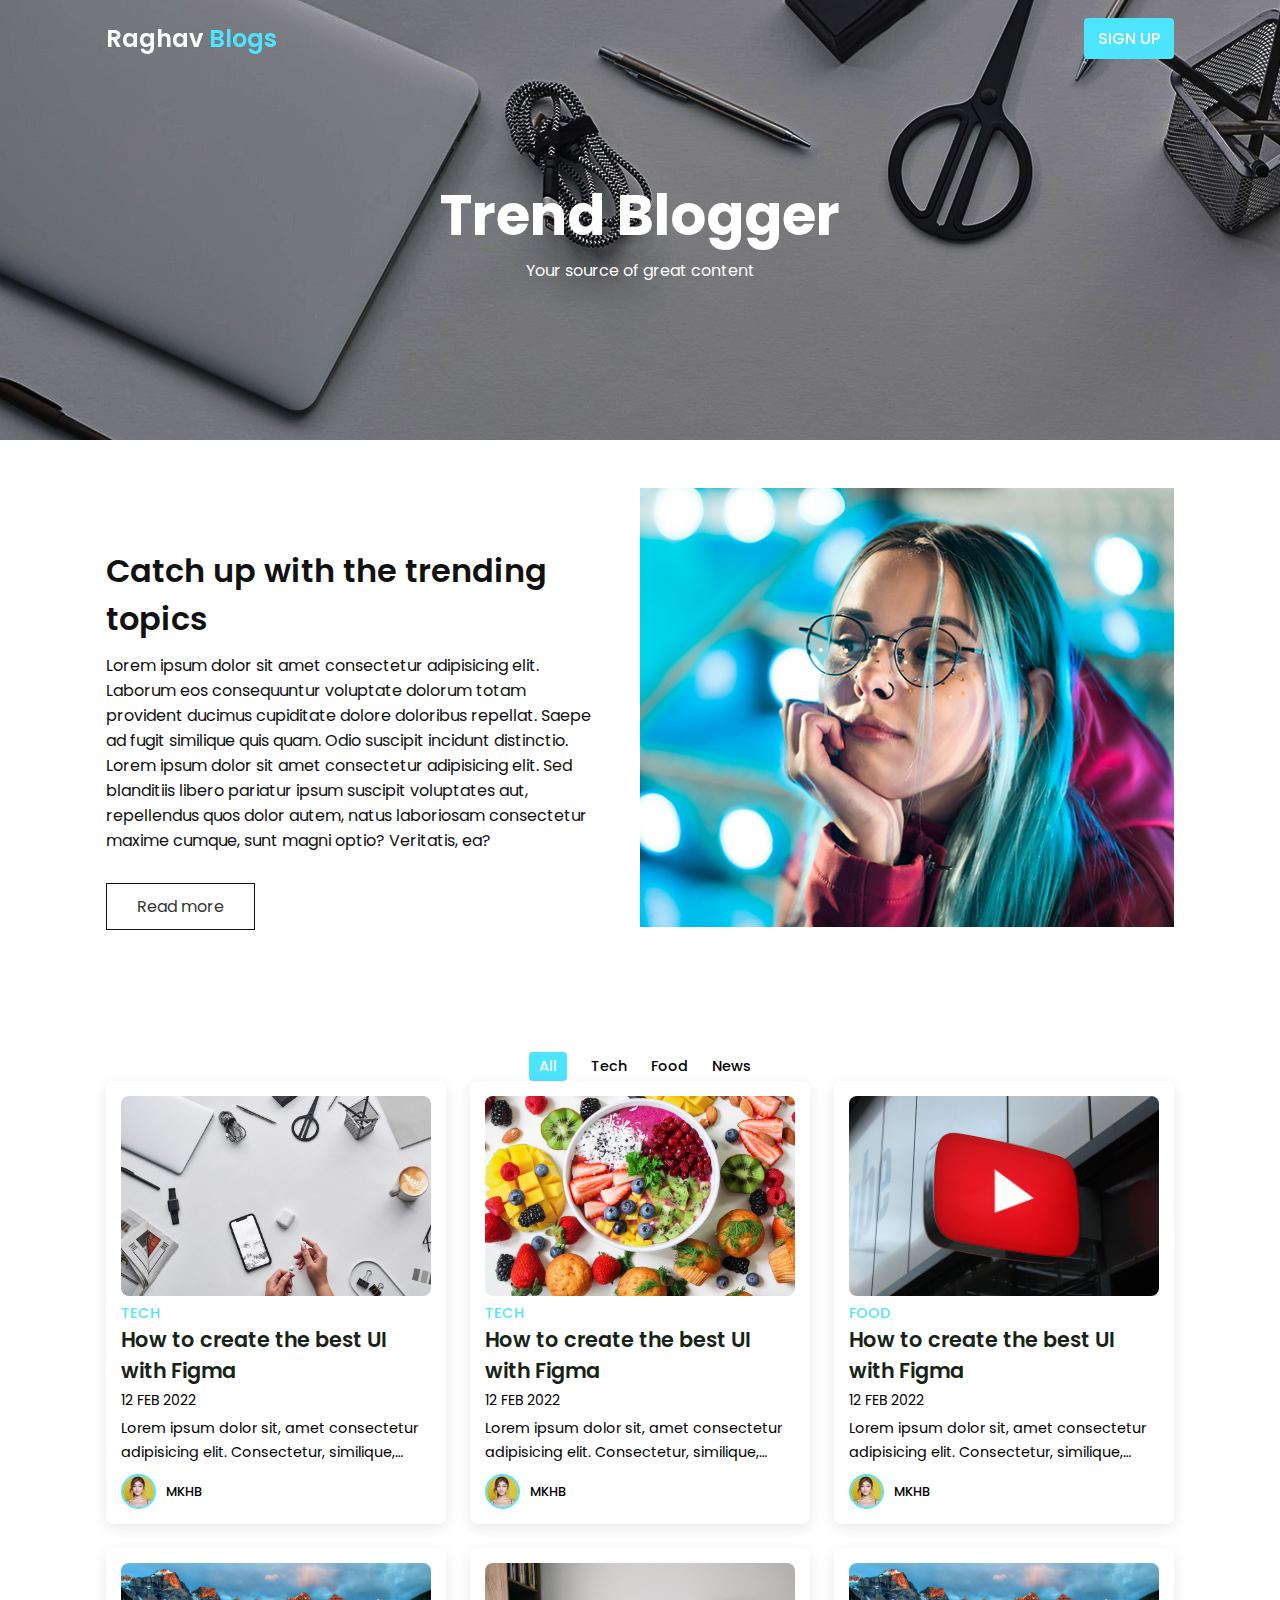
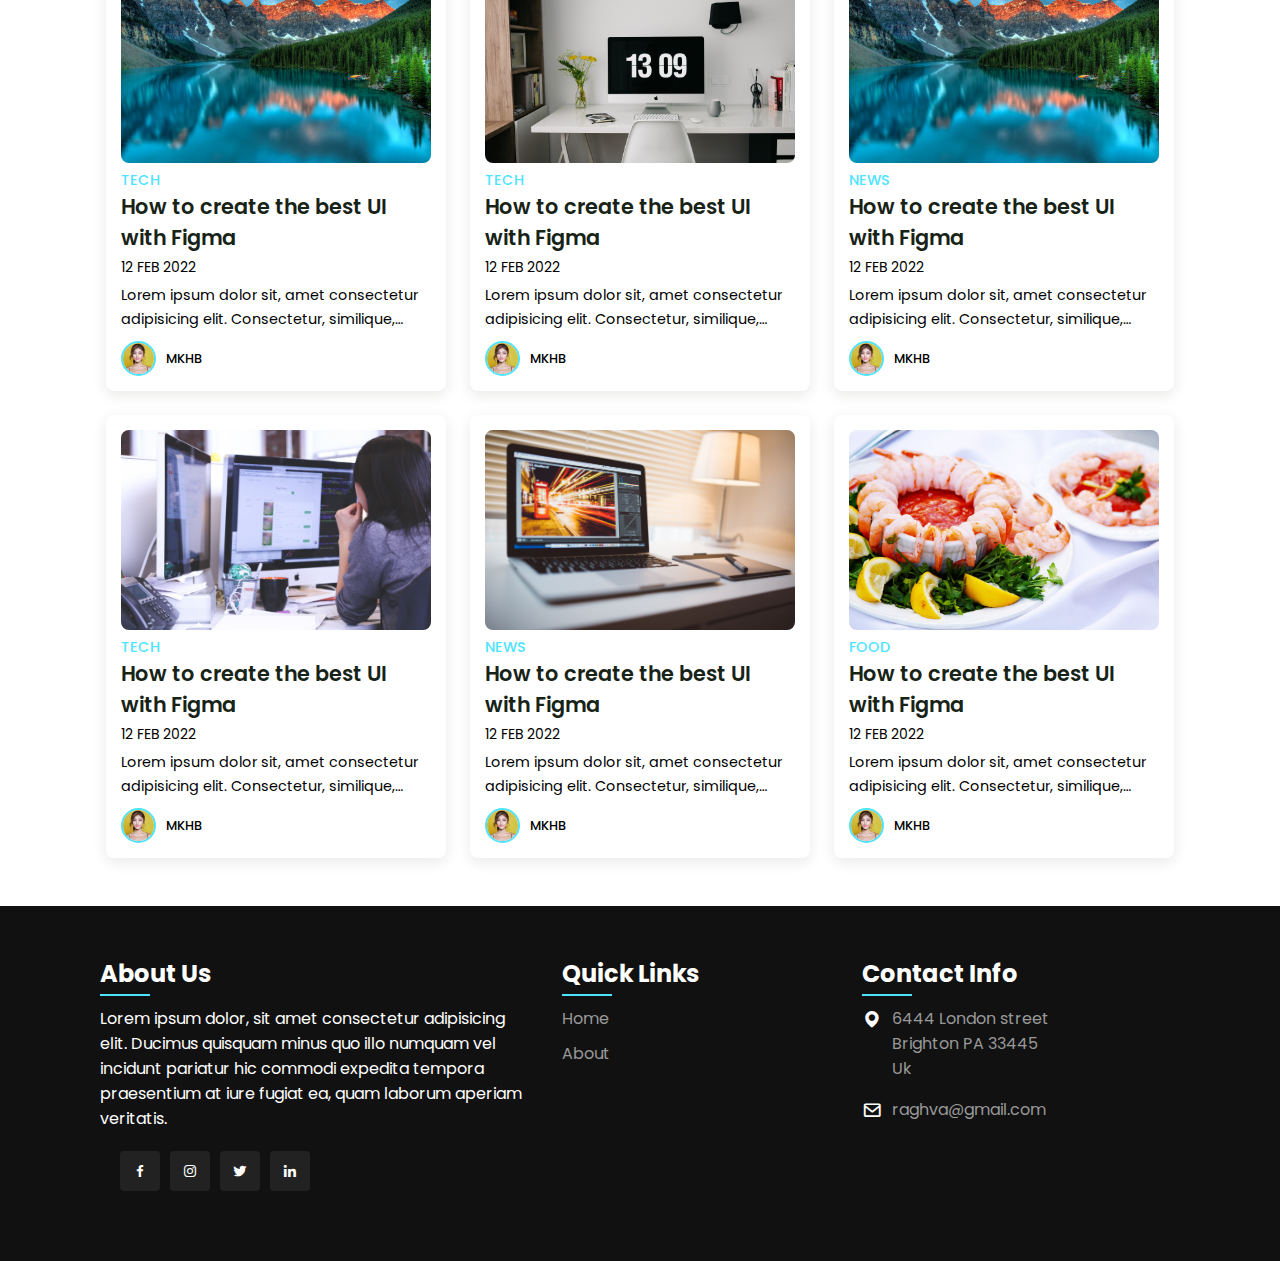
<file: task 2/Blog-Tutorial/index.html>
<!DOCTYPE html>
<html lang="en">
<head>
    <meta charset="UTF-8">
    <meta http-equiv="X-UA-Compatible" content="IE=edge">
    <meta name="viewport" content="width=device-width, initial-scale=1.0">
    <title>Trend Blogger</title>
    <!-- Box-icon -->
    <link href='https://unpkg.com/boxicons@2.1.4/css/boxicons.min.css' rel='stylesheet'>
    <link rel="stylesheet" href="style.css">
</head>
<body>
    <header>
        <div class="nav container">
            <a href="#" class="logo">Raghav <span>Blogs</span></a>
            <a href="#" class="login">Sign Up</a>
        </div>
    </header>

    <section class="home" id="home">
        <div class="home-text container">
            <h2 class="home-title">Trend Blogger</h2>
            <span class="home-subtitle">Your source of great content</span>
        </div>
    </section>

    <section class="about container" id="about">
        <div class="contentBx">
            <h2 class="titleText">Catch up with the trending topics</h2>
            <p class="title-text">
                Lorem ipsum dolor sit amet consectetur adipisicing elit. Laborum eos consequuntur voluptate dolorum totam provident ducimus cupiditate dolore doloribus repellat. Saepe ad fugit similique quis quam. Odio suscipit incidunt distinctio.
                <br>Lorem ipsum dolor sit amet consectetur adipisicing elit. Sed blanditiis libero pariatur ipsum suscipit voluptates aut, repellendus quos dolor autem, natus laboriosam consectetur maxime cumque, sunt magni optio? Veritatis, ea?
            </p>
            <a href="#" class="btn2">Read more</a>
        </div>
        <div class="imgBx">
            <img src="images/about.png" alt="" class="fitBg">
        </div>
    </section>

    <div class="post-filter container">
        <span class="filter-item active-filter" data-filter="all">All</span>
        <span class="filter-item" data-filter="tech">Tech</span>
        <span class="filter-item" data-filter="food">Food</span>
        <span class="filter-item" data-filter="news">News</span>
    </div>
    
    <div class="post container">
        <!-- Post 1 -->
        <div class="post-box tech">
            <img src="images/img1.jpg" alt="" class="post-img">
            <h2 class="category">Tech</h2>
            <a href="#" class="post-title">How to create the best UI with Figma</a>
            <span class="post-date">12 Feb 2022</span>
            <p class="post-description">Lorem ipsum dolor sit, amet consectetur adipisicing elit. Consectetur, similique, rerum excepturi harum, vitae facilis corrupti vel modi debitis est perferendis aut quasi ea unde repudiandae iste architecto. Corporis, voluptates.</p>
            <div class="profile">
                <img src="images/testi1.jpg" alt="" class="profile-img">
                <span class="profile-name">MKHB</span>
            </div>
        </div>
        <!-- Post 2 -->
        <div class="post-box food">
            <img src="images/img2.jpg" alt="" class="post-img">
            <h2 class="category">Tech</h2>
            <a href="#" class="post-title">How to create the best UI with Figma</a>
            <span class="post-date">12 Feb 2022</span>
            <p class="post-description">Lorem ipsum dolor sit, amet consectetur adipisicing elit. Consectetur, similique, rerum excepturi harum, vitae facilis corrupti vel modi debitis est perferendis aut quasi ea unde repudiandae iste architecto. Corporis, voluptates.</p>
            <div class="profile">
                <img src="images/testi1.jpg" alt="" class="profile-img">
                <span class="profile-name">MKHB</span>
            </div>
        </div>
        <!-- Post 3 -->
        <div class="post-box food">
            <img src="images/img3.jpg" alt="" class="post-img">
            <h2 class="category">Food</h2>
            <a href="#" class="post-title">How to create the best UI with Figma</a>
            <span class="post-date">12 Feb 2022</span>
            <p class="post-description">Lorem ipsum dolor sit, amet consectetur adipisicing elit. Consectetur, similique, rerum excepturi harum, vitae facilis corrupti vel modi debitis est perferendis aut quasi ea unde repudiandae iste architecto. Corporis, voluptates.</p>
            <div class="profile">
                <img src="images/testi1.jpg" alt="" class="profile-img">
                <span class="profile-name">MKHB</span>
            </div>
        </div>
        <!-- Post 4 -->
        <div class="post-box news">
            <img src="images/img4.jpg" alt="" class="post-img">
            <h2 class="category">Tech</h2>
            <a href="#" class="post-title">How to create the best UI with Figma</a>
            <span class="post-date">12 Feb 2022</span>
            <p class="post-description">Lorem ipsum dolor sit, amet consectetur adipisicing elit. Consectetur, similique, rerum excepturi harum, vitae facilis corrupti vel modi debitis est perferendis aut quasi ea unde repudiandae iste architecto. Corporis, voluptates.</p>
            <div class="profile">
                <img src="images/testi1.jpg" alt="" class="profile-img">
                <span class="profile-name">MKHB</span>
            </div>
        </div>
        <!-- Post 5 -->
        <div class="post-box tech">
            <img src="images/img5.jpg" alt="" class="post-img">
            <h2 class="category">Tech</h2>
            <a href="#" class="post-title">How to create the best UI with Figma</a>
            <span class="post-date">12 Feb 2022</span>
            <p class="post-description">Lorem ipsum dolor sit, amet consectetur adipisicing elit. Consectetur, similique, rerum excepturi harum, vitae facilis corrupti vel modi debitis est perferendis aut quasi ea unde repudiandae iste architecto. Corporis, voluptates.</p>
            <div class="profile">
                <img src="images/testi1.jpg" alt="" class="profile-img">
                <span class="profile-name">MKHB</span>
            </div>
        </div>
        <!-- Post 6 -->
        <div class="post-box news">
            <img src="images/img4.jpg" alt="" class="post-img">
            <h2 class="category">News</h2>
            <a href="#" class="post-title">How to create the best UI with Figma</a>
            <span class="post-date">12 Feb 2022</span>
            <p class="post-description">Lorem ipsum dolor sit, amet consectetur adipisicing elit. Consectetur, similique, rerum excepturi harum, vitae facilis corrupti vel modi debitis est perferendis aut quasi ea unde repudiandae iste architecto. Corporis, voluptates.</p>
            <div class="profile">
                <img src="images/testi1.jpg" alt="" class="profile-img">
                <span class="profile-name">MKHB</span>
            </div>
        </div>
        <!-- Post 7 -->
        <div class="post-box tech">
            <img src="images/img7.jpg" alt="" class="post-img">
            <h2 class="category">Tech</h2>
            <a href="#" class="post-title">How to create the best UI with Figma</a>
            <span class="post-date">12 Feb 2022</span>
            <p class="post-description">Lorem ipsum dolor sit, amet consectetur adipisicing elit. Consectetur, similique, rerum excepturi harum, vitae facilis corrupti vel modi debitis est perferendis aut quasi ea unde repudiandae iste architecto. Corporis, voluptates.</p>
            <div class="profile">
                <img src="images/testi1.jpg" alt="" class="profile-img">
                <span class="profile-name">MKHB</span>
            </div>
        </div>
        <!-- Post 1 -->
        <div class="post-box news">
            <img src="images/img8.jpg" alt="" class="post-img">
            <h2 class="category">News</h2>
            <a href="#" class="post-title">How to create the best UI with Figma</a>
            <span class="post-date">12 Feb 2022</span>
            <p class="post-description">Lorem ipsum dolor sit, amet consectetur adipisicing elit. Consectetur, similique, rerum excepturi harum, vitae facilis corrupti vel modi debitis est perferendis aut quasi ea unde repudiandae iste architecto. Corporis, voluptates.</p>
            <div class="profile">
                <img src="images/testi1.jpg" alt="" class="profile-img">
                <span class="profile-name">MKHB</span>
            </div>
        </div>
        <!-- Post 9 -->
        <div class="post-box food">
            <img src="images/img10.jpg" alt="" class="post-img">
            <h2 class="category">Food</h2>
            <a href="#" class="post-title">How to create the best UI with Figma</a>
            <span class="post-date">12 Feb 2022</span>
            <p class="post-description">Lorem ipsum dolor sit, amet consectetur adipisicing elit. Consectetur, similique, rerum excepturi harum, vitae facilis corrupti vel modi debitis est perferendis aut quasi ea unde repudiandae iste architecto. Corporis, voluptates.</p>
            <div class="profile">
                <img src="images/testi1.jpg" alt="" class="profile-img">
                <span class="profile-name">MKHB</span>
            </div>
        </div>
    </div>

    <footer>
        <div class="footer-container">
            <div class="sec aboutus">
                <h2>About Us</h2>
                <p>Lorem ipsum dolor, sit amet consectetur adipisicing elit. Ducimus quisquam minus quo illo numquam vel incidunt pariatur hic commodi expedita tempora praesentium at iure fugiat ea, quam laborum aperiam veritatis.</p>
                <ul class="sci">
                    <li><a href="#"><i class="bx bxl-facebook"></i></a></li>
                    <li><a href="#"><i class="bx bxl-instagram"></i></a></li>
                    <li><a href="#"><i class="bx bxl-twitter"></i></a></li>
                    <li><a href="#"><i class="bx bxl-linkedin"></i></a></li>
                </ul>
            </div>
            <div class="sec quicklinks">
                <h2>Quick Links</h2>
                <ul>
                    <li><a href="#">Home</a></li>
                    <li><a href="#">About</a></li>
                </ul>
            </div>
            <div class="sec contactBx">
                <h2>Contact Info</h2>
                <ul class="info">
                    <li>
                        <span><i class='bx bxs-map'></i></span>
                        <span>6444 London street <br> Brighton PA 33445 <br> Uk</span>
                    </li>
                    <li>
                        <span><i class='bx bx-envelope' ></i></span>
                        <p><a href="mailto:codemyhobby9@gmail.com">raghva@gmail.com</a></p>
                    </li>
                </ul>
            </div>
        </div>
    </footer>

    <script src="https://cdnjs.cloudflare.com/ajax/libs/jquery/3.6.1/jquery.min.js" integrity="sha512-aVKKRRi/Q/YV+4mjoKBsE4x3H+BkegoM/em46NNlCqNTmUYADjBbeNefNxYV7giUp0VxICtqdrbqU7iVaeZNXA==" crossorigin="anonymous" referrerpolicy="no-referrer"></script>
    <script src="main.js"></script>
</body>
</html>
</file>
<file: task 2/Blog-Tutorial/style.css>
@import url('https://fonts.googleapis.com/css2?family=Poppins:ital,wght@0,600;0,700;1,400&display=swap');
*{
    font-family: 'Poppins', sans-serif;
    margin: 0;
    padding: 0;
    scroll-behavior: smooth;
    scroll-padding-top: 2rem;
    box-sizing: border-box;
}

/* root values */
:root{
    --container-color: #1a1e21;
    --second-color: rgba(77, 228, 255);
    --text-color: #172317;
    --bg-color: #fff;
}

::selection{
    color: var(--bg-color);
    background: var(--second-color);
}

a{
    text-decoration: none;
}

li{
    list-style: none;
}

img{
    width: 100%;
}

section{
    padding: 3rem 0 2rem;
}

.container{
    max-width: 1068px;
    margin: auto;
    width: 100%;
}

a{
    color: #fff;
}

/* Header */
header{
    position: fixed;
    top: 0;
    left: 0;
    width: 100%;
    z-index: 200;
}

header.shadow{
    background: var(--bg-color);
    box-shadow: 0 1px 4px hsl(0 4% 14% / 10%);
    transition: .5s;
}

header.shadow .logo{
    color: var(--text-color);
}

.nav{
    display: flex;
    align-items: center;
    justify-content: space-between;
    padding: 18px 0;
}

.logo{
    font-size: 1.5rem;
    font-weight: 600;
    color: var(--bg-color);
}

.logo span{
    color: var(--second-color);
}

.login{
    padding: 8px 14px;
    text-transform: uppercase;
    font-weight: 500;
    border-radius: 4px;
    background: var(--second-color);
    color: var(--bg-color);
}

.login:hover{
    background: hsl(199, 98%, 56%);
    transition: .5s;
}

.home{
    width: 100%;
    min-height: 440px;
    background: url("images/banner2.png");
    display: grid;
    justify-content: center;
    align-items: center;
}

.home-text{
    color: var(--bg-color);
    text-align: center;
}

.home-title{
    font-size: 3.5rem;
}

.home-subtitle{
    font-size: 1rem;
    font-weight: 400;
}

.about{
    position: relative;
    width: 100%;
    display: flex !important;
    justify-content: center;
    align-items: center;
}

.about .contentBx{
    max-width: 50%;
    width: 50%;
    text-align: left;
    padding-right: 40px;
}

.titleText{
    font-weight: 600;
    color: #111;
    font-size: 2rem;
    margin-bottom: 10px;
}

.title-text{
    color: #111;
    font-size: 1em;
}

.about .imgBx{
    position: relative;
    min-width: 50%;
    width: 50%;
    min-height: 500px;
}

.btn2{
    position: relative;
    display: inline-block;
    margin-top: 30px;
    padding: 10px 30px;
    background: #fff;
    border: .8px solid #111;
    color: #333;
    text-decoration: none;
    transition: 0.5s;
}

.btn2:hover{
    background-color: var(--second-color);
    border: none;
    color: #fff;
}

.post-filter{
    display: flex;
    justify-content: center;
    align-items: center;
    column-gap: 1.5rem;
    margin-top: 2rem !important;
}

.filter-item{
    font-size: 0.9rem;
    font-weight: 500;
    cursor: pointer;
}

.active-filter{
    background: var(--second-color);
    color: var(--bg-color);
    padding: 4px 10px;
    border-radius: 4px;
}

.post{
    display: grid;
    grid-template-columns: repeat(auto-fit, minmax(280px, auto));
    justify-content: center;
    gap: 1.5rem;
}

.post-box{
    background: var(--bg-color);
    box-shadow: 0 4px 14px hsl(35deg 25% 15% / 10%);
    padding: 15px;
    border-radius: 0.5rem;
}

.post-img{
    width: 100%;
    height: 200px;
    object-fit: cover;
    object-position: center;
    border-radius: 0.5rem;
}

.category{
    font-size: 0.9rem;
    font-weight: 500;
    text-transform: uppercase;
    color: var(--second-color);
}

.post-title{
    font-size: 1.3rem;
    font-weight: 600;
    color: var(--text-color);
    display: -webkit-box;
    -webkit-line-clamp: 2;
    -webkit-box-orient: vertical;
    overflow: hidden;
}

.post-date{
    display: flex;
    font-size: 0.875rem;
    text-transform: uppercase;
    margin-top: 4px;
    font-weight: 400;
}

.post-description{
    font-size: 0.9rem;
    line-height: 1.5rem;
    margin: 5px 0 10px;
    display: -webkit-box;
    -webkit-line-clamp: 2;
    -webkit-box-orient: vertical;
    overflow: hidden;
}

.profile{
    display: flex;
    align-items: center;
    gap: 10px;
}

.profile-img{
    width: 35px;
    height: 35px;
    border-radius: 50%;
    object-fit: cover;
    object-position: center;
    border: 2px solid var(--second-color);
}

.profile-name{
    font-size: .8rem;
    font-weight: 500;
}

footer{
    position: relative;
    width: 100%;
    height: auto;
    padding: 50px 100px;
    margin-top: 3rem;
    background: #111;
    display: flex;
    font-family: sans-serif;
    justify-content: space-between;
}

.footer-container{
    display: flex;
    justify-content: space-between;
    flex-wrap: wrap;
    flex-direction: row;
}

.footer-container .sec{
    margin-right: 30px;
}

.footer-container .sec.aboutus{
    width: 40%;
}

.footer-container h2{
    position: relative;
    color: #fff;
    margin-bottom: 15px;
}

.footer-container h2::before{
    content: '';
    position: absolute;
    bottom: -5px;
    left: 0;
    width: 50px;
    height: 2px;
    background: rgb(77, 228, 255);
}

footer p{
    color: #fff;
}

.sci{
    margin: 20px;
    display: flex;
}

.sci li{
    list-style: none;
}

.sci li a{
    display: inline-block;
    width: 40px;
    height: 40px;
    background: #222;
    display: flex;
    justify-content: center;
    align-items: center;
    margin-right: 10px;
    text-decoration: none;
    border-radius: 4px;
    transition: .5s;
}

.sci li a:hover{
    background: rgb(77, 228, 255);
}

.sci i a .bx{
    color: #fff;
    font-size: 20px;
}

.quicklinks{
    position: relative;
    width: 25%;
}

.quicklinks ul li{
    list-style: none;
}

.quicklinks ul li a{
    color: #999;
    text-decoration: none;
    margin-bottom: 10px;
    display: inline-block;
    transition: .3s;
}

.quicklinks ul li a:hover{
    color: #fff;
}

.footer-container .contactBx{
    width: calc(35% - 60px);
    margin-right: 0 !important;
}

.contactBx .info{
    position: relative;
}

.contactBx .info li{
    display: flex !important;
    margin-bottom: 16px;
}

.contactBx .info li span:nth-child(1){
    color: #fff;
    font-size: 20px;
    margin-right: 10px;
}

.contactBx .info li span{
    color: #999;
}

.contactBx .info li a{
    color: #999;
    text-decoration: none;
    transition: .5s;
}

.contactBx .info li a:hover{
    color: #fff;
}

@media (max-width: 1060px){
    .container{
        margin: 0 auto;
        width: 95%;
    }

    .home-text{
        width: 100%
    }
}

@media (max-width: 768px){
    .nav{
        padding: 10px 0;
    }

    section{
        padding: 2rem 0 !important;
    }

    .header-content{
        margin-top: 3rem !important;
    }

    .home{
        min-height: 380px;
    }

    .home-title{
        font-size: 3rem;
    }

    .header-title{
        font-size: 2rem;
    }

    .header-img{
        height: 370px;
    }

    .about{
        flex-direction: column;
    }

    .about .contentBx{
        min-width: 100%;
        width: 100%;
        text-align: center;
        padding-right: 0px;
    }

    .about .contentBx,
    .about .imgBx{
        min-width: 100%;
        width: 100%;
        padding-right: 0px;
        text-align: center;
    }

    .about .imgBx{
        min-height: 250px;
    }

    .btn2{
        margin-bottom: 30px;
    }

    .post-header{
        height: 435px;
    }

    .post-header{
        margin-top: 9rem !important;
    }
}

@media (max-width: 570px){
    .post-header{
        height: 390px;
    }

    .header-title{
        width: 100%;
    }

    .header-img{
        height: 340px;
    }
}

@media (max-width: 396px){
    .home-title{
        font-size: 2rem;
    }

    .home-subtitle{
        font-size: 0.9rem;
    }

    .home{
        min-height: 300px;
    }

    .post-box{
        padding: 10px;
    }

    .header-title{
        font-size: 1.4rem;
    }

    .header-img{
        height: 240px;
    }

    .post-header{
        height: 335px;
    }

    .header-img{
        height: 340px;
    }
}

/* Footer Media Query */
@media (max-width: 991px){
    footer{
        padding: 40px;
        font-size: 20px;
    }

    footer .footer-container{
        flex-direction: column;
    }

    footer .footer-container .sec{
        margin-right: 0;
        margin-bottom: 40px;
    }

    footer .footer-container .sec.aboutus{
        width: 100% !important;
    }

    footer .footer-container .quicklinks{
        width: 100%;
    }

    footer .footer-container .contactBx{
        width: 100%;
    }
}
</file>
